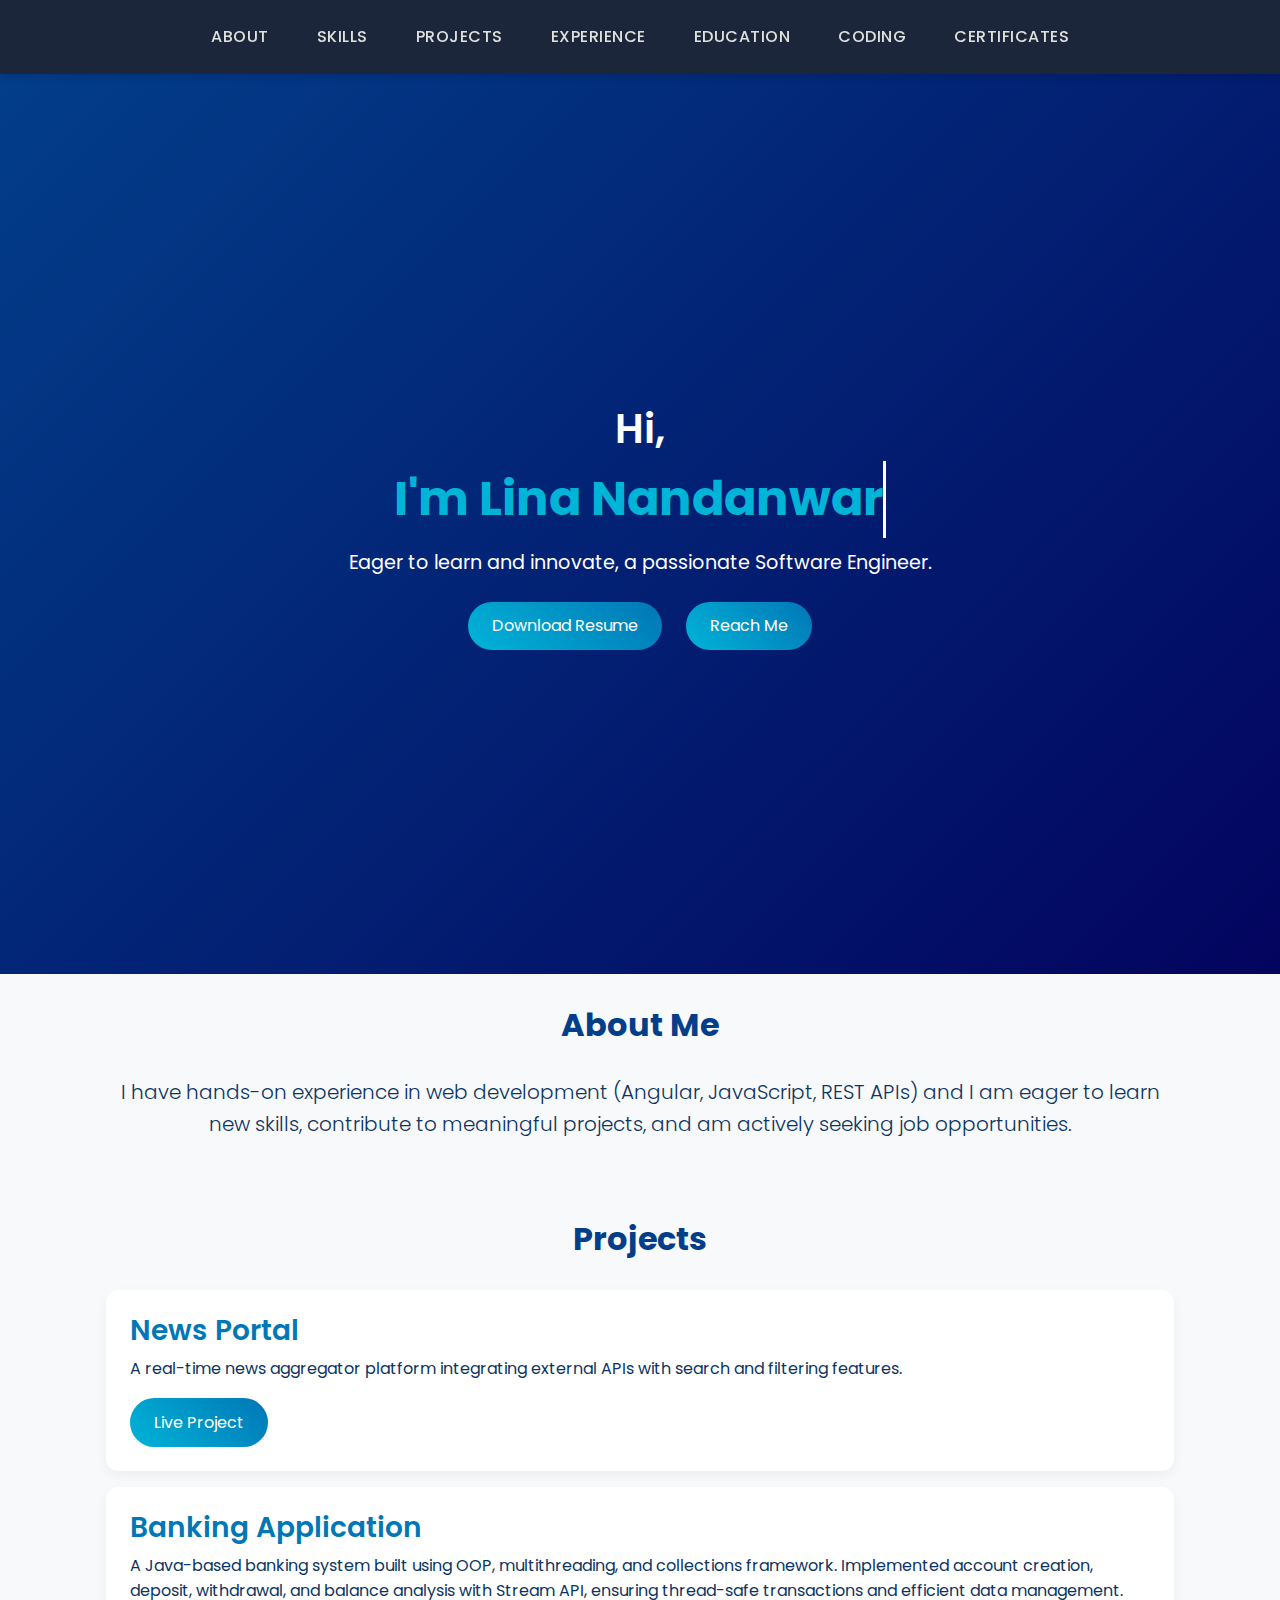
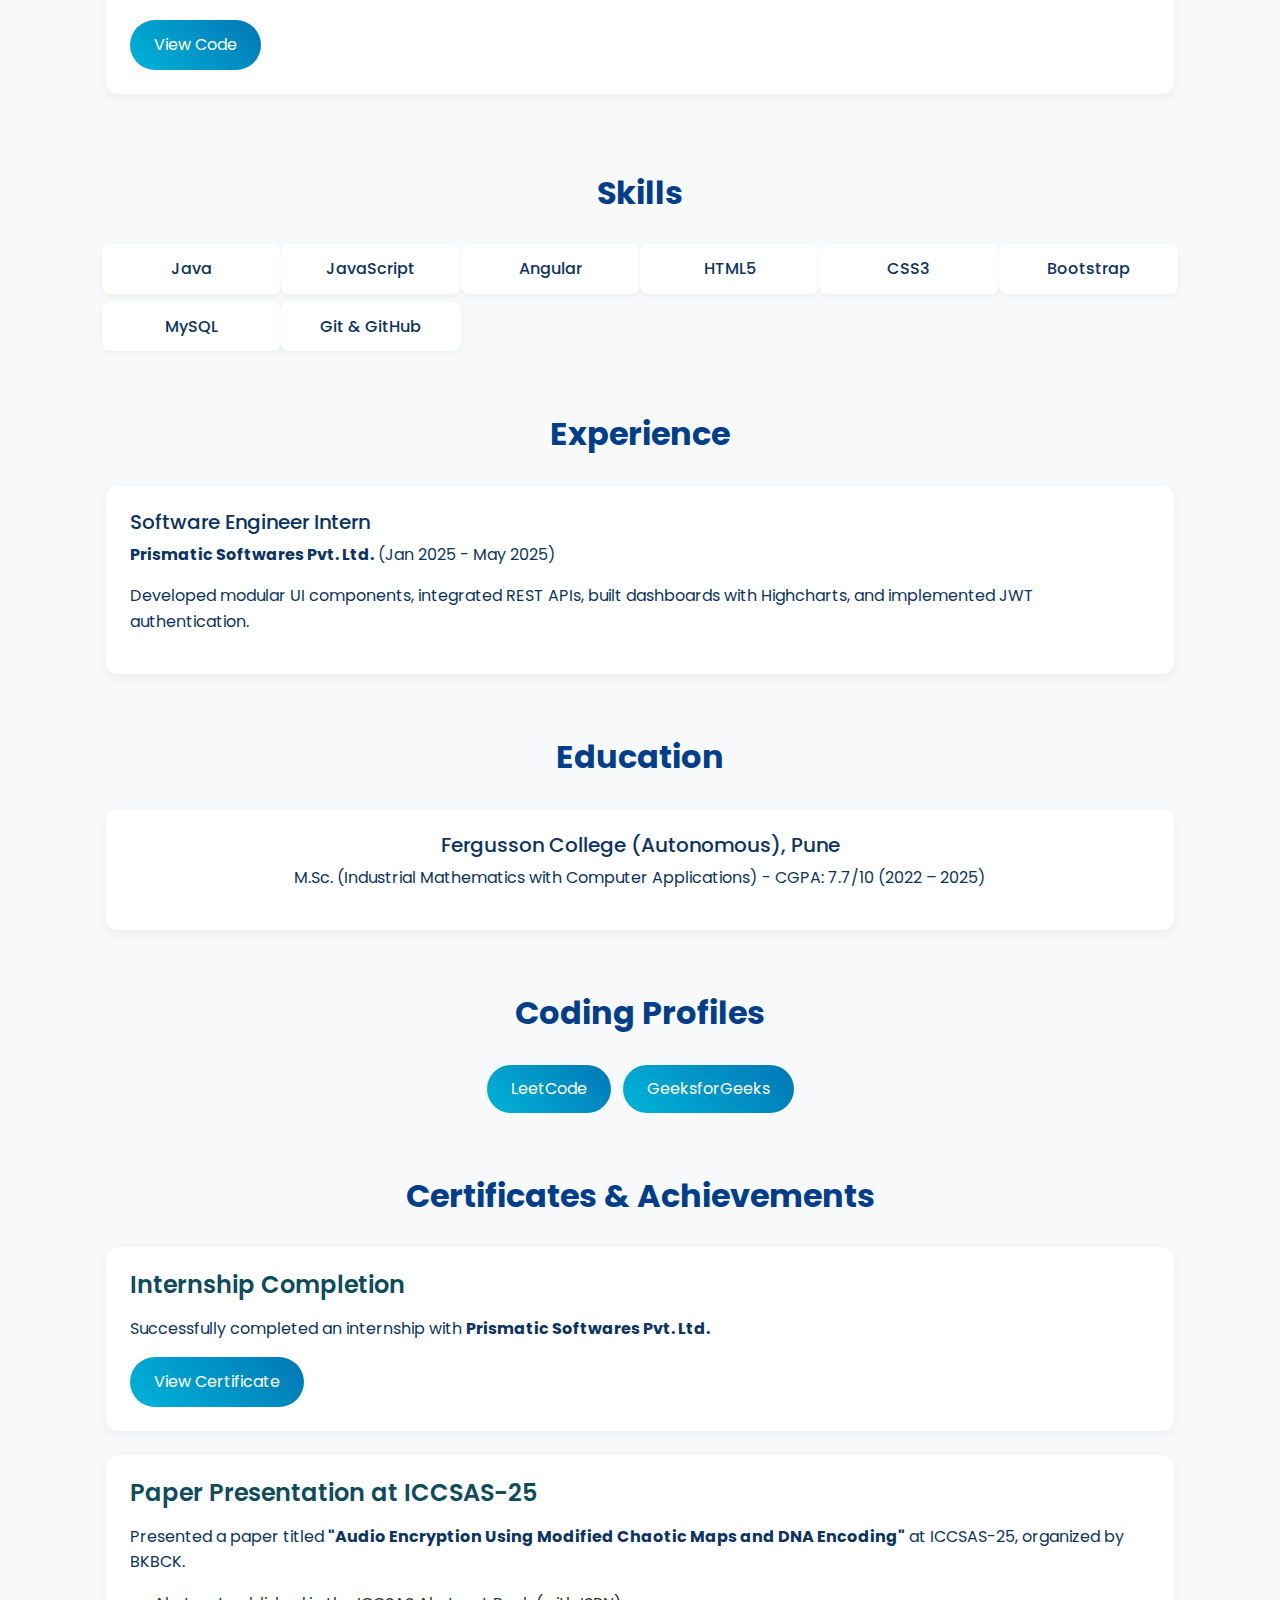
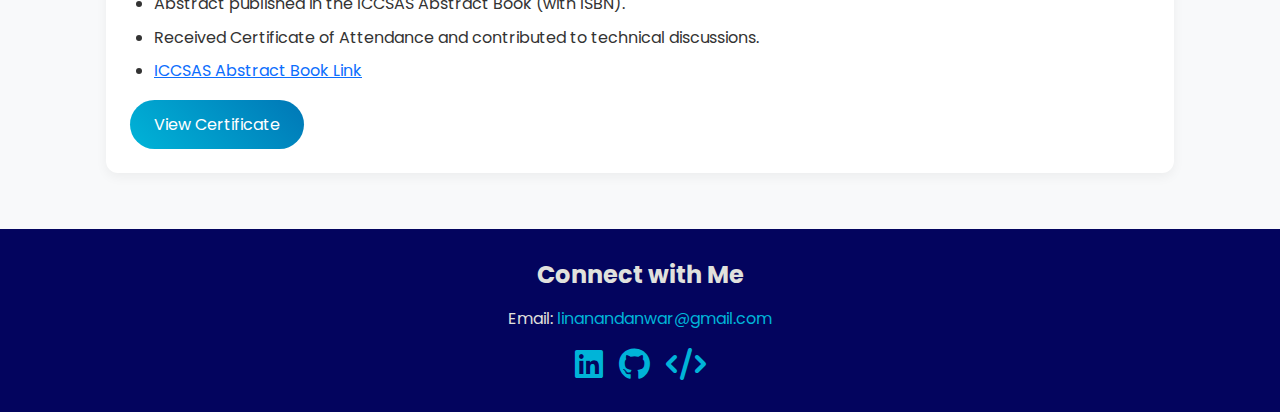
<file: index.html>
<html lang="en">
<head>
  <meta charset="utf-8">
  <meta name="viewport" content="width=device-width, initial-scale=1">
  <title>Lina Nandanwar | Portfolio</title>
  <link href="https://cdn.jsdelivr.net/npm/bootstrap@5.3.3/dist/css/bootstrap.min.css" rel="stylesheet">
  <link rel="stylesheet" href="https://cdnjs.cloudflare.com/ajax/libs/font-awesome/6.4.0/css/all.min.css">
  <link rel="stylesheet" href="style.css">
</head>
<body>
  <!-- Navbar -->
  <nav class="navbar navbar-expand-lg navbar-dark">
  <div class="container">    
    <!-- Toggler button -->
    <button class="navbar-toggler" type="button" data-bs-toggle="collapse" data-bs-target="#navMenu">
      <span class="navbar-toggler-icon"></span>
    </button>

    <!-- Navbar links -->
    <div class="collapse navbar-collapse justify-content-center" id="navMenu">
      <ul class="navbar-nav text-center">
        <li class="nav-item px-3"><a class="nav-link" href="#about">About</a></li>
        <li class="nav-item px-3"><a class="nav-link" href="#skills">Skills</a></li>
        <li class="nav-item px-3"><a class="nav-link" href="#projects">Projects</a></li>
        <li class="nav-item px-3"><a class="nav-link" href="#experience">Experience</a></li>
        <li class="nav-item px-3"><a class="nav-link" href="#education">Education</a></li>
        <li class="nav-item px-3"><a class="nav-link" href="#coding">Coding</a></li>
        <li class="nav-item px-3"><a class="nav-link" href="#certificates">Certificates</a></li>
      </ul>
    </div>
  </div>
</nav>




  <!-- Hero -->
  <div class="hero">
    <div class="welcome">Hi,</div>
    <div class="name">I'm Lina Nandanwar</div>
    <div class="moreabout">Eager to learn and innovate, a passionate Software Engineer.</div>
    <div class="mt-4">
      <a href="https://drive.google.com/drive/folders/1kqqAoZzcrpXF17XTwx_I9yVKOFUKHvKi?usp=drive_link" target="_blank" class="btn btn-main me-2">Download Resume</a>
      <a href="#contact" class="btn btn-main">Reach Me</a>
    </div>
  </div>

  <!-- About -->
  <section id="about" class="bg-light section-offset">
    <div class="container">
      <h2>About Me</h2>
      <p class="text-center lead">I have hands-on experience in web development (Angular, JavaScript, REST APIs) and I am eager to learn new skills, contribute to meaningful projects, and am actively seeking job opportunities.</p>
    </div>
  </section>

  <!-- Projects -->
  <section id="projects" class="bg-light section-offset">
    <div class="container">
      <h2>Projects</h2>
      <!-- Regular Project -->
    <div class="project-card">
      <h3>News Portal</h3>
      <p>A real-time news aggregator platform integrating external APIs with search and filtering features.</p>
      <a href="https://indianewshub.netlify.app" target="_blank" class="btn-main">Live Project</a>
    </div>
    <!-- Regular Project -->
    <div class="project-card">
  <h3>Banking Application</h3>
  <p>
    A Java-based banking system built using OOP, multithreading, and collections framework. 
    Implemented account creation, deposit, withdrawal, and balance analysis with Stream API, 
    ensuring thread-safe transactions and efficient data management.
  </p>
  <a href="https://github.com/nandanwarlina/Banking-App.git" target="_blank" class="btn-main">View Code</a>
</div>


  </section>

  <!-- Skills -->
  <section id="skills" class="bg-light section-offset">
    <div class="container">
      <h2>Skills</h2>
      <div class="row g-2 skills-list text-center">
        <div class="col-4 col-md-2">Java</div>
        <div class="col-4 col-md-2">JavaScript</div>
        <div class="col-4 col-md-2">Angular</div>
        <div class="col-4 col-md-2">HTML5</div>
        <div class="col-4 col-md-2">CSS3</div>
        <div class="col-4 col-md-2">Bootstrap</div>
        <div class="col-4 col-md-2">MySQL</div>
        <div class="col-4 col-md-2">Git & GitHub</div>
      </div>
    </div>
  </section>

  <!-- Experience -->
  <section id="experience" class="bg-light section-offset">
    <div class="container">
      <h2>Experience</h2>
      <div class="p-4 bg-white shadow rounded">
        <h5>Software Engineer Intern</h5>
        <p><strong>Prismatic Softwares Pvt. Ltd.</strong> (Jan 2025 - May 2025)</p>
        <p>Developed modular UI components, integrated REST APIs, built dashboards with Highcharts, and implemented JWT authentication.</p>
      </div>
    </div>
  </section>

  <!-- Education -->
  <section id="education" class="bg-light section-offset">
    <div class="container">
      <h2>Education</h2>
      <div class="p-4 bg-white shadow rounded text-center">
        <h5>Fergusson College (Autonomous), Pune</h5>
        <p>M.Sc. (Industrial Mathematics with Computer Applications) - CGPA: 7.7/10 (2022 – 2025)</p>
      </div>
    </div>
  </section>

  <!-- Coding Profiles -->
  <section id="coding" class="bg-light section-offset">
    <div class="container text-center">
      <h2>Coding Profiles</h2>
      <a href="https://leetcode.com/u/Lina_28/" target="_blank" class="btn btn-main me-2">LeetCode</a>
      <a href="https://www.geeksforgeeks.org/user/lina_11/" target="_blank" class="btn btn-main">GeeksforGeeks</a>
    </div>
  </section>

  <!-- Add this section in your HTML where appropriate -->
<section id="certificates" class="bg-light section-offset">
  <div class="container">
    <h2>Certificates & Achievements</h2>
    
    <!-- Internship Certificate -->
    <div class="certificate-card p-4 mb-4 bg-white shadow rounded">
      <h4>Internship Completion</h4>
      <p>Successfully completed an internship with <strong>Prismatic Softwares Pvt. Ltd.</strong></p>
      <a href="https://drive.google.com/file/d/1D100yBiphx54PhRSvbva-zMsxwvHDZZw/view?usp=drive_link" target="_blank" class="btn-main">View Certificate</a>
    </div>

    <!-- Paper Presentation Certificate -->
    <div class="certificate-card p-4 mb-4 bg-white shadow rounded">
      <h4>Paper Presentation at ICCSAS-25</h4>
      <p>Presented a paper titled <strong>"Audio Encryption Using Modified Chaotic Maps and DNA Encoding"</strong> at ICCSAS-25, organized by BKBCK.</p>
      <ul>
        <li>Abstract published in the ICCSAS Abstract Book (with ISBN).</li>
        <li>Received Certificate of Attendance and contributed to technical discussions.</li>
        <li><a href="https://birlacollege-my.sharepoint.com/:b:/g/personal/submission_iccsas25_bkbck_edu_in/EfrmIv2Kq4pIqngSt8B4xHEBILSoybsUO_2m6Pkzpxb4Dg?e=NtvWMj" target="_blank">ICCSAS Abstract Book Link</a></li>
      </ul>
      <a href="https://drive.google.com/file/d/1-yuv34XPNBYaSjbmZX4x6kJxakr29A-F/view?usp=sharing" target="_blank" class="btn-main">View Certificate</a>
    </div>
  </div>
</section>

  <!-- Contact -->
  <footer id="contact">
    <div class="container">
      <h4 class="fw-bold mb-3">Connect with Me</h4>
      <p>Email: <a href="mailto:linanandanwar@gmail.com">linanandanwar@gmail.com</a></p>
      <div class="d-flex justify-content-center gap-3">
        <a href="https://www.linkedin.com/in/lina-nandanwar-53a205227/" target="_blank"><i class="fab fa-linkedin fa-2x"></i></a>
        <a href="https://github.com/nandanwarlina" target="_blank"><i class="fab fa-github fa-2x"></i></a>
        <a href="https://leetcode.com/u/Lina_28/" target="_blank"><i class="fas fa-code fa-2x"></i></a>
      </div>
    </div>
  </footer>

  <script src="https://cdn.jsdelivr.net/npm/bootstrap@5.3.3/dist/js/bootstrap.bundle.min.js"></script>
  <script>
  document.addEventListener("DOMContentLoaded", function () {
    const navLinks = document.querySelectorAll(".nav-link");
    const navMenu = document.getElementById("navMenu");

    navLinks.forEach(link => {
      link.addEventListener("click", () => {
        const bsCollapse = new bootstrap.Collapse(navMenu, {
          toggle: false
        });
        bsCollapse.hide(); 
      });
    });
  });
</script>

</body>
</html>
</file>
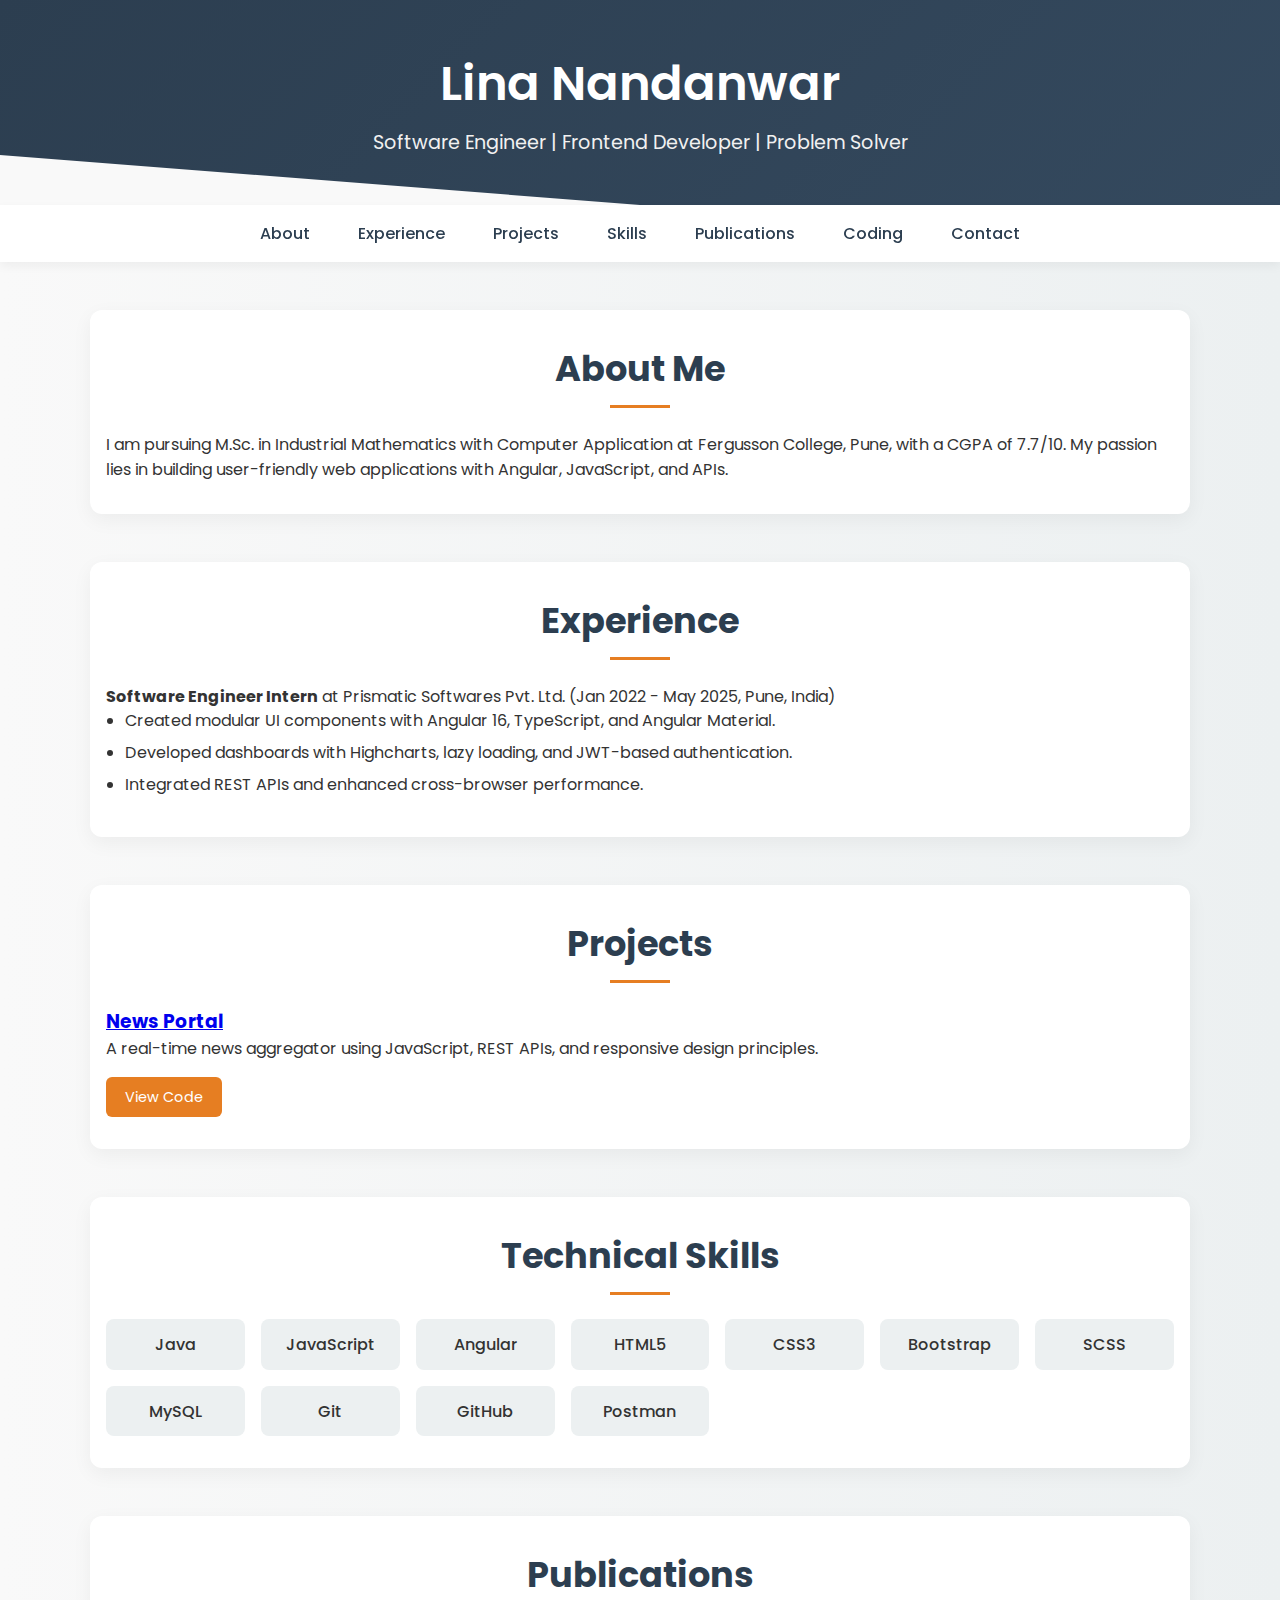
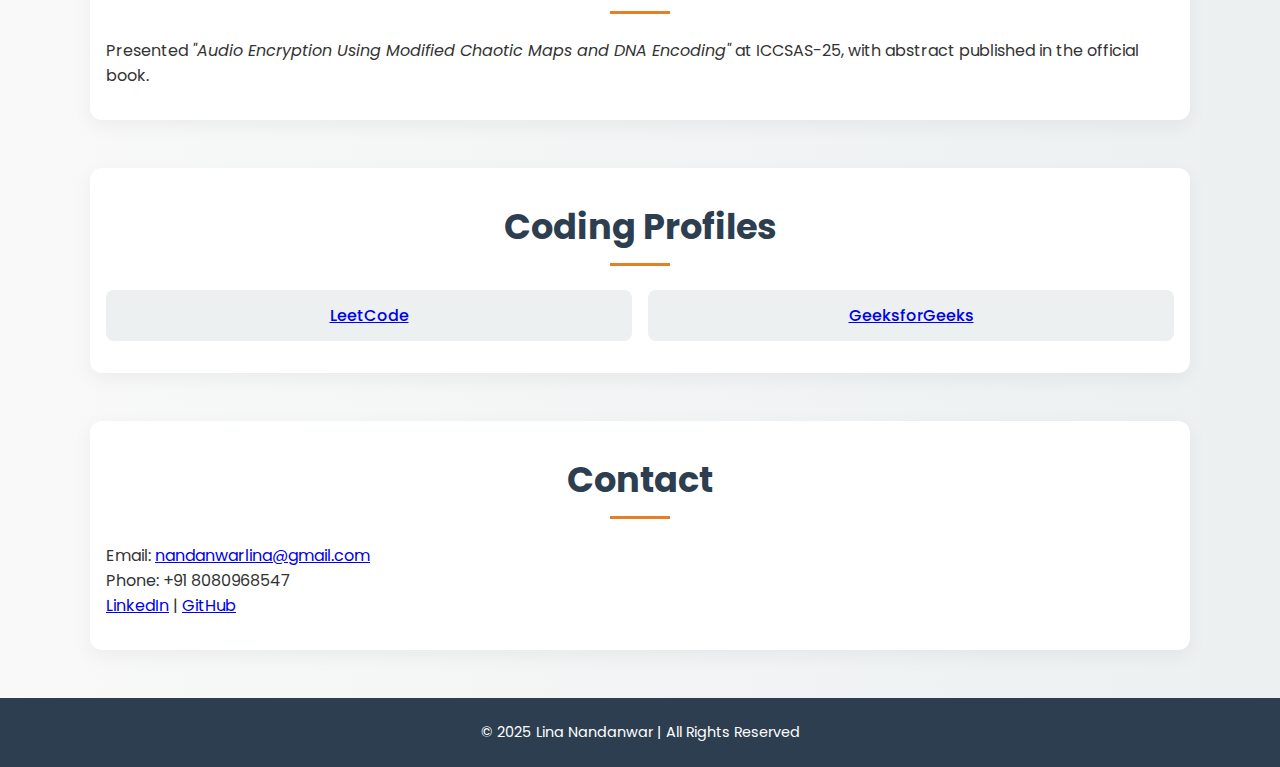
<file: home_page.html>
<!DOCTYPE html>
<html lang="en">
<head>
  <meta charset="UTF-8" />
  <meta name="viewport" content="width=device-width, initial-scale=1.0" />
  <title>Lina Nandanwar | Portfolio</title>
  <link rel="stylesheet" href="https://cdnjs.cloudflare.com/ajax/libs/font-awesome/6.4.0/css/all.min.css" />
  <style>
    @import url('https://fonts.googleapis.com/css2?family=Poppins:wght@300;400;600&display=swap');
    * {
      margin: 0;
      padding: 0;
      box-sizing: border-box;
      font-family: 'Poppins', sans-serif;
      scroll-behavior: smooth;
    }
    body {
      background: linear-gradient(to right, #f9f9f9, #ecf0f1);
      color: #333;
    }
    header {
      background: linear-gradient(135deg, #2c3e50, #34495e);
      color: #fff;
      text-align: center;
      padding: 3rem 1rem;
      position: relative;
      overflow: hidden;
    }
    header::after {
      content: "";
      position: absolute;
      bottom: -50px;
      left: 0;
      width: 100%;
      height: 100px;
      background: #f9f9f9;
      clip-path: polygon(0 0, 100% 100%, 0 100%);
    }
    header h1 {
      font-size: clamp(2rem, 5vw, 3rem);
      font-weight: 600;
    }
    header p {
      font-size: clamp(1rem, 2.5vw, 1.2rem);
      color: #f1f1f1;
      margin-top: 0.5rem;
    }
    nav {
      display: flex;
      flex-wrap: wrap;
      justify-content: center;
      gap: 1rem;
      background: #fff;
      box-shadow: 0 4px 10px rgba(0, 0, 0, 0.05);
      position: sticky;
      top: 0;
      z-index: 1000;
      padding: 0.5rem;
    }
    nav a {
      text-decoration: none;
      color: #2c3e50;
      padding: 0.5rem 1rem;
      font-weight: 500;
      transition: color 0.3s ease;
    }
    nav a:hover {
      color: #e67e22;
    }
    section {
      max-width: 1100px;
      margin: 3rem auto;
      padding: 2rem 1rem;
      border-radius: 12px;
      background: #fff;
      box-shadow: 0 6px 20px rgba(0, 0, 0, 0.05);
      animation: fadeIn 1s ease;
    }
    section h2 {
      text-align: center;
      font-size: clamp(1.5rem, 4vw, 2.2rem);
      margin-bottom: 1.5rem;
      color: #2c3e50;
      position: relative;
    }
    section h2::after {
      content: "";
      display: block;
      width: 60px;
      height: 3px;
      background: #e67e22;
      margin: 10px auto 0;
    }
    .skills-list, .coding-list {
      display: grid;
      grid-template-columns: repeat(auto-fit, minmax(120px, 1fr));
      gap: 1rem;
      text-align: center;
    }
    .skills-list div, .coding-list div {
      background: #ecf0f1;
      padding: 0.8rem 0;
      border-radius: 8px;
      font-weight: 500;
      transition: transform 0.3s;
    }
    .skills-list div:hover, .coding-list div:hover {
      transform: translateY(-5px);
      background: #e67e22;
      color: #fff;
    }
    ul {
      padding-left: 1.2rem;
    }
    ul li {
      margin-bottom: 0.5rem;
      line-height: 1.5;
    }
    footer {
      background: #2c3e50;
      color: #fff;
      text-align: center;
      padding: 1.5rem;
      margin-top: 3rem;
      font-size: 0.9rem;
    }
    footer a {
      color: #e67e22;
      text-decoration: none;
    }
    footer a:hover {
      text-decoration: underline;
    }
    @keyframes fadeIn {
      from {opacity: 0; transform: translateY(20px);}
      to {opacity: 1; transform: translateY(0);}
    }
    .btn {
      display: inline-block;
      background: #e67e22;
      color: #fff;
      padding: 0.6rem 1.2rem;
      border-radius: 6px;
      text-decoration: none;
      margin-top: 1rem;
      transition: background 0.3s ease;
      font-size: 0.9rem;
    }
    .btn:hover {
      background: #d35400;
    }
    /* Responsive Adjustments */
    @media (max-width: 768px) {
      nav {
        flex-direction: column;
        align-items: center;
      }
      section {
        margin: 2rem 1rem;
        padding: 1.5rem;
      }
    }
    @media (max-width: 480px) {
      header h1 {
        font-size: 2rem;
      }
      header p {
        font-size: 1rem;
      }
      nav a {
        padding: 0.5rem;
      }
      .btn {
        font-size: 0.8rem;
        padding: 0.5rem 1rem;
      }
    }
  </style>
</head>
<body>
  <header>
    <h1>Lina Nandanwar</h1>
    <p>Software Engineer | Frontend Developer | Problem Solver</p>
  </header>
  <nav>
    <a href="#about">About</a>
    <a href="#experience">Experience</a>
    <a href="#projects">Projects</a>
    <a href="#skills">Skills</a>
    <a href="#publications">Publications</a>
    <a href="#coding">Coding</a>
    <a href="#contact">Contact</a>
  </nav>

  <section id="about">
    <h2>About Me</h2>
    <p>I am pursuing M.Sc. in Industrial Mathematics with Computer Application at Fergusson College, Pune, with a CGPA of 7.7/10. My passion lies in building user-friendly web applications with Angular, JavaScript, and APIs.</p>
  </section>

  <section id="experience">
    <h2>Experience</h2>
    <p><strong>Software Engineer Intern</strong> at Prismatic Softwares Pvt. Ltd. (Jan 2022 - May 2025, Pune, India)</p>
    <ul>
      <li>Created modular UI components with Angular 16, TypeScript, and Angular Material.</li>
      <li>Developed dashboards with Highcharts, lazy loading, and JWT-based authentication.</li>
      <li>Integrated REST APIs and enhanced cross-browser performance.</li>
    </ul>
  </section>

  <section id="projects">
    <h2>Projects</h2>
    <h3><a href="https://indianewshub.netlify.app/" target="_blank">News Portal</a></h3>
    <p>A real-time news aggregator using JavaScript, REST APIs, and responsive design principles.</p>
    <a href="https://github.com/nandanwarlina" class="btn" target="_blank">View Code</a>
  </section>

  <section id="skills">
    <h2>Technical Skills</h2>
    <div class="skills-list">
      <div>Java</div><div>JavaScript</div><div>Angular</div><div>HTML5</div>
      <div>CSS3</div><div>Bootstrap</div><div>SCSS</div><div>MySQL</div>
      <div>Git</div><div>GitHub</div><div>Postman</div>
    </div>
  </section>

  <section id="publications">
    <h2>Publications</h2>
    <p>Presented <em>"Audio Encryption Using Modified Chaotic Maps and DNA Encoding"</em> at ICCSAS-25, with abstract published in the official book.</p>
  </section>

  <section id="coding">
    <h2>Coding Profiles</h2>
    <div class="coding-list">
      <div><a href="https://leetcode.com/u/Lina_28/" target="_blank">LeetCode</a></div>
      <div><a href="https://www.geeksforgeeks.org/user/lina_11/" target="_blank">GeeksforGeeks</a></div>
    </div>
  </section>

  <section id="contact">
    <h2>Contact</h2>
    <p>Email: <a href="mailto:nandanwarlina@gmail.com">nandanwarlina@gmail.com</a></p>
    <p>Phone: +91 8080968547</p>
    <p><a href="https://www.linkedin.com/in/lina-nandanwar-53a205227/" target="_blank">LinkedIn</a> | <a href="https://github.com/nandanwarlina" target="_blank">GitHub</a></p>
  </section>

  <footer>
    <p>&copy; 2025 Lina Nandanwar | All Rights Reserved</p>
  </footer>
</body>
</html>
</file>
<file: style.css>
@import url('https://fonts.googleapis.com/css2?family=Poppins:wght@300;400;600&display=swap');

body {
  font-family: 'Poppins', sans-serif;
  margin: 0;
  padding: 0;
  background-color: #f8fafc;
  color: #0b3463;
  line-height: 1.6;
}

/* Navbar */
.navbar {
  background-color: #1b263b;
  padding: 1rem 0;
  position: sticky;
  top: 0;
  z-index: 10;
  box-shadow: 0 4px 6px rgba(0, 0, 0, 0.1);
}

.navbar-nav .nav-link {
  color: #e0e1dd !important;
  font-weight: 500;
  transition: color 0.3s ease;
  text-transform: uppercase;
  letter-spacing: 0.5px;
}

.navbar-nav .nav-link:hover {
  color: #00b4d8 !important;
}

/* Hero Section */
.hero {
  min-height: 100vh;
  background: linear-gradient(135deg, #023e8a, #03045e);
  color: white;
  display: flex;
  flex-direction: column;
  align-items: center;
  justify-content: center;
  text-align: center;
  padding: 2rem;
}

.hero .welcome,
.hero .name,
.hero .moreabout {
  word-wrap: break-word;
}


.hero .welcome {
  font-size: 2.5rem;
  font-weight: 600;
  animation: fadeInUp 1s ease-in-out;
}

.hero .name {
  font-size: 3rem;
  font-weight: 700;
  color: #00b4d8;
  display: inline-block;
  white-space: nowrap;
  overflow: hidden;
  border-right: 3px solid white;
  animation: typing 3s steps(20, end) forwards, blinkCursor 0.8s infinite;
}

.hero .moreabout {
  font-size: 1.2rem;
  margin-top: 10px;
  animation: fadeInUp 1.2s ease-in-out;
  padding: 0 1rem;
}

.hero .mt-4 {
  display: flex;
  gap: 1rem;
  flex-wrap: wrap;
  justify-content: center;
  margin-top: 1.5rem;
}

 .btn-main {
  background: linear-gradient(45deg, #00b4d8, #0077b6);
  color: white;
  border: none;
  padding: 0.75rem 1.5rem;
  border-radius: 30px;
  font-size: 1rem;
  transition: transform 0.3s, background 0.3s;
  text-decoration: none;
  display: inline-block;
  text-align: center;
}

 .btn-main:hover {
  transform: translateY(-3px);
  background: linear-gradient(45deg, #0077b6, #00b4d8);
}

/* Section Common */
section {
  padding-top: 2rem !important;
  padding-bottom: 2rem !important;
}

section h2 {
  font-weight: 700;
  text-align: center;
  color: #023e8a;
  margin-bottom: 2rem;
}

section .container {
  max-width: 1100px; 
  margin: 0 auto;
  padding: 0 1rem;
}

.section-offset {
  scroll-margin-top: 350px;
}


/* Projects Section */
#projects {
  background: #edf2f4;
}

.project-card {
  background: #ffffff;
  border-radius: 12px;
  padding: 1.5rem;
  box-shadow: 0 4px 12px rgba(0,0,0,0.05);
  transition: transform 0.3s, box-shadow 0.3s;
  margin: 1rem 0;
}

.project-card:hover {
  transform: translateY(-5px);
  box-shadow: 0 8px 20px rgba(0,0,0,0.1);
}

.project-card h3 {
  color: #0077b6;
  font-weight: 600;
  margin-bottom: 0.5rem;
}

/* Skills Section */
#skills .skills-list div {
  background: #ffffff;
  border-radius: 8px;
  padding: 0.75rem 1rem;
  text-align: center;
  font-weight: 500;
  transition: background 0.3s, color 0.3s;
  box-shadow: 0 2px 5px rgba(0,0,0,0.05);
}

#skills .skills-list div:hover {
  background: #0077b6;
  color: white;
}

/* Experience and Education */
#experience, #education {
  background: #f8fafc;
}

.bg-white.shadow.rounded {
  border-radius: 12px !important;
  box-shadow: 0 4px 12px rgba(0,0,0,0.05) !important;
  max-width: 1100px; /* Consistent width */
  margin: 0 auto;
}

.certificate-card h4 {
  color: #0f4c5c;
  font-weight: 600;
  margin-bottom: 1rem;
}
.certificate-card ul {
  padding-left: 1.5rem;
  color: #333;
}
.certificate-card ul li {
  margin-bottom: 0.5rem;
}


/* Footer */
footer {
  background: #03045e;
  color: #e0e1dd;
  padding: 2rem 0;
  text-align: center;
}

footer a {
  color: #00b4d8;
  text-decoration: none;
  transition: color 0.3s ease;
}

footer a:hover {
  color: #90e0ef;
}

/* Animations */
@keyframes fadeInUp {
  from { opacity: 0; transform: translateY(30px); }
  to { opacity: 1; transform: translateY(0); }
}

@keyframes typing {
  from { width: 0; }
  to { width: 100%; }
}

@keyframes blinkCursor {
  50% { border-color: transparent; }
}

/* Responsive */
@media (max-width: 768px) {
  .hero .welcome { font-size: 2rem; }
  .hero .name { font-size: 1.8rem; }
  .hero .moreabout { font-size: 1rem; }
  .hero .mt-4 {
    flex-direction: column;
    align-items: center;
  }
  .hero .btn-main {
    width: 80%;
    margin: 0.5rem 0;
  }
}

.navbar-dark .navbar-toggler {
  border-color: #e0e1dd;
}
</file>
